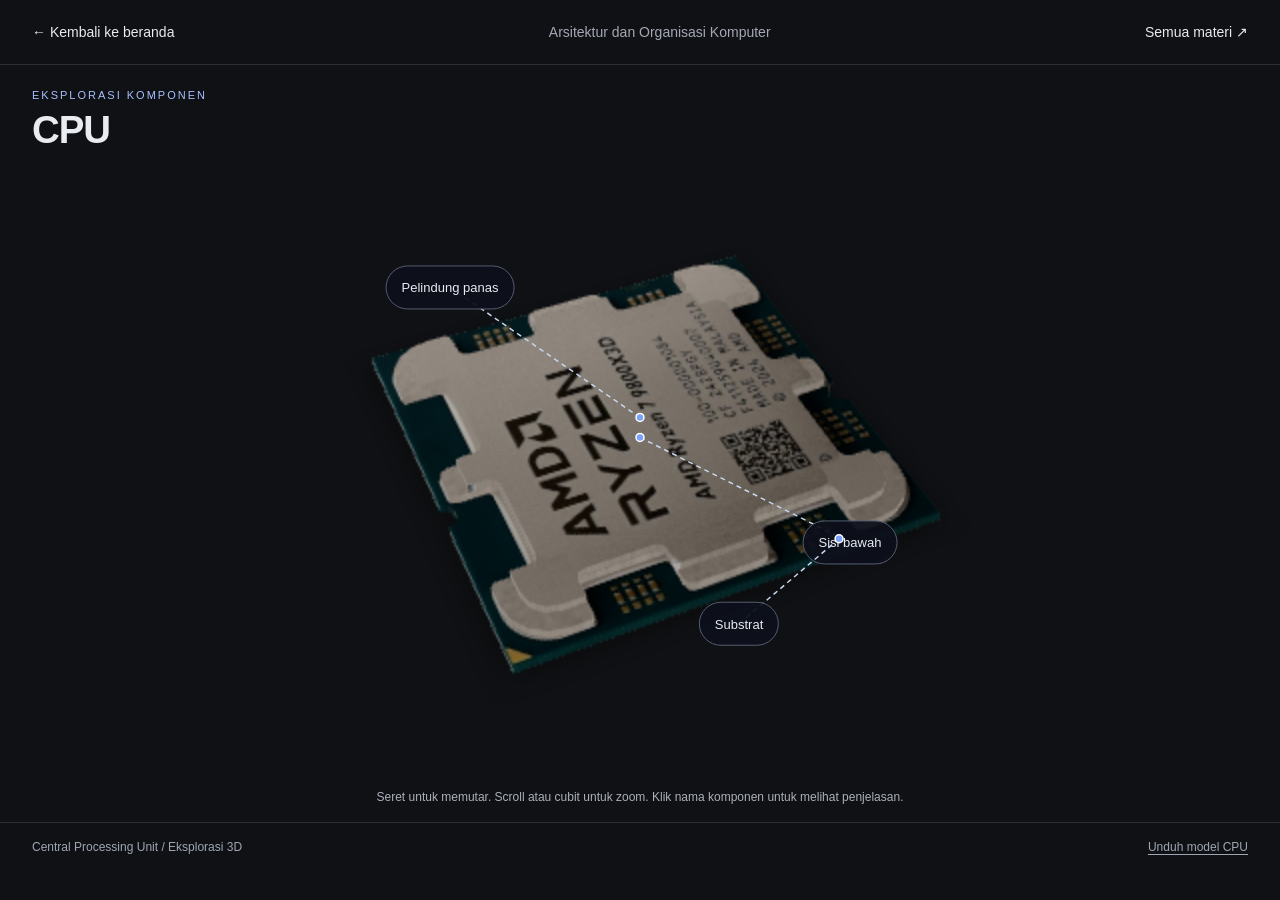
<file: cpu.html>
<!DOCTYPE html>
<html lang="id">
<head>
  <meta charset="UTF-8">
  <meta name="viewport" content="width=device-width, initial-scale=1.0">
  <title>Eksplorasi CPU 3D</title>
  <link rel="stylesheet" href="css/component-explorer.css">
</head>
<body>
  <header><a href="index.html">&larr; Kembali ke beranda</a><span>Arsitektur dan Organisasi Komputer</span><a href="materi.html">Semua materi &nearr;</a></header>
  <main>
    <div class="heading"><p class="eyebrow">Eksplorasi komponen</p><h1>CPU</h1></div>
    <section class="scene" aria-label="Model CPU interaktif">
      <model-viewer id="cpu-model" src="assets/componens/cpu.glb" alt="Model CPU 3D di tengah layar. Putar dengan menyeret atau tombol panah, lalu pilih tombol komponen untuk membaca penjelasan." camera-controls auto-rotate auto-rotate-delay="1000" rotation-per-second="20deg" camera-orbit="-25deg 45deg 115%" min-camera-orbit="auto 0deg 65%" max-camera-orbit="auto 180deg 180%" touch-action="pan-y" shadow-intensity="1" exposure="1" loading="eager" interaction-prompt="none">
        <div class="callout" slot="hotspot-ihs" data-position="0m 0.168m 0m">
          <svg width="1" height="1" aria-hidden="true"><line x1="0" y1="0"/><circle r="4"/></svg>
          <button data-part="0" aria-pressed="false" aria-controls="component-info">Pelindung panas</button>
        </div>
        <div class="callout substrate" slot="hotspot-substrate" data-position="-1.8m -0.02m 1m">
          <svg width="1" height="1" aria-hidden="true"><line x1="0" y1="0"/><circle r="4"/></svg>
          <button data-part="1" aria-pressed="false" aria-controls="component-info">Substrat</button>
        </div>
        <div class="callout bottom" slot="hotspot-bottom" data-position="0m -0.083m 0m">
          <svg width="1" height="1" aria-hidden="true"><line x1="0" y1="0"/><circle r="4"/></svg>
          <button data-part="2" aria-pressed="false" aria-controls="component-info">Sisi bawah</button>
        </div>
      </model-viewer>
      <p id="model-status" role="status">Memuat model CPU 3D…</p>
      <p class="gesture">Seret untuk memutar. Scroll atau cubit untuk zoom. Klik nama komponen untuk melihat penjelasan.</p>
    </section>
    <aside class="monitor" id="component-info" aria-label="Penjelasan komponen" hidden>
      <div class="monitor-frame"><div class="screen">
        <div class="screen-header"><span>cpu@localhost:~ / info</span><button id="close-info" aria-label="Tutup penjelasan">&times;</button></div>
        <h2 id="part-title"></h2><p id="part-description" aria-hidden="true"></p>
        <p id="terminal-announcement" class="sr-only" aria-live="polite" aria-atomic="true"></p>
      </div></div>
    </aside>
    <div class="footer"><span>Central Processing Unit / Eksplorasi 3D</span><a href="assets/componens/cpu.glb" download>Unduh model CPU</a></div>
    <noscript><p>Aktifkan JavaScript untuk memutar model. <a href="materi.html">Baca materi CPU</a>.</p></noscript>
  </main>
  <script type="application/json" id="component-data">
[
  {
    "title": "Pelindung panas",
    "orbit": "0deg 25deg 115%",
    "text": "Integrated Heat Spreader (IHS) adalah permukaan logam yang menyebarkan panas dari chip ke pendingin melalui pasta termal. Pendinginan membantu menjaga suhu CPU tetap terkendali saat menjalankan instruksi."
  },
  {
    "title": "Substrat",
    "orbit": "-45deg 65deg 115%",
    "text": "Papan tipis ini menopang chip dan membawa jalur listrik antara chip dengan kontak di bagian bawah. Jalur tersebut mengantarkan daya dan sinyal sehingga CPU dapat berkomunikasi dengan sistem komputer."
  },
  {
    "title": "Sisi bawah",
    "orbit": "0deg 150deg 115%",
    "text": "Bagian bawah menghadap soket motherboard. Pada CPU jenis LGA, bidang kontak CPU bertemu pin di soket untuk menyalurkan daya dan sinyal. Hindari mengotori area kontak agar sambungan tetap baik."
  }
]
  </script>
  <script type="module" src="js/component-explorer.js"></script>
</body>
</html>
</file>
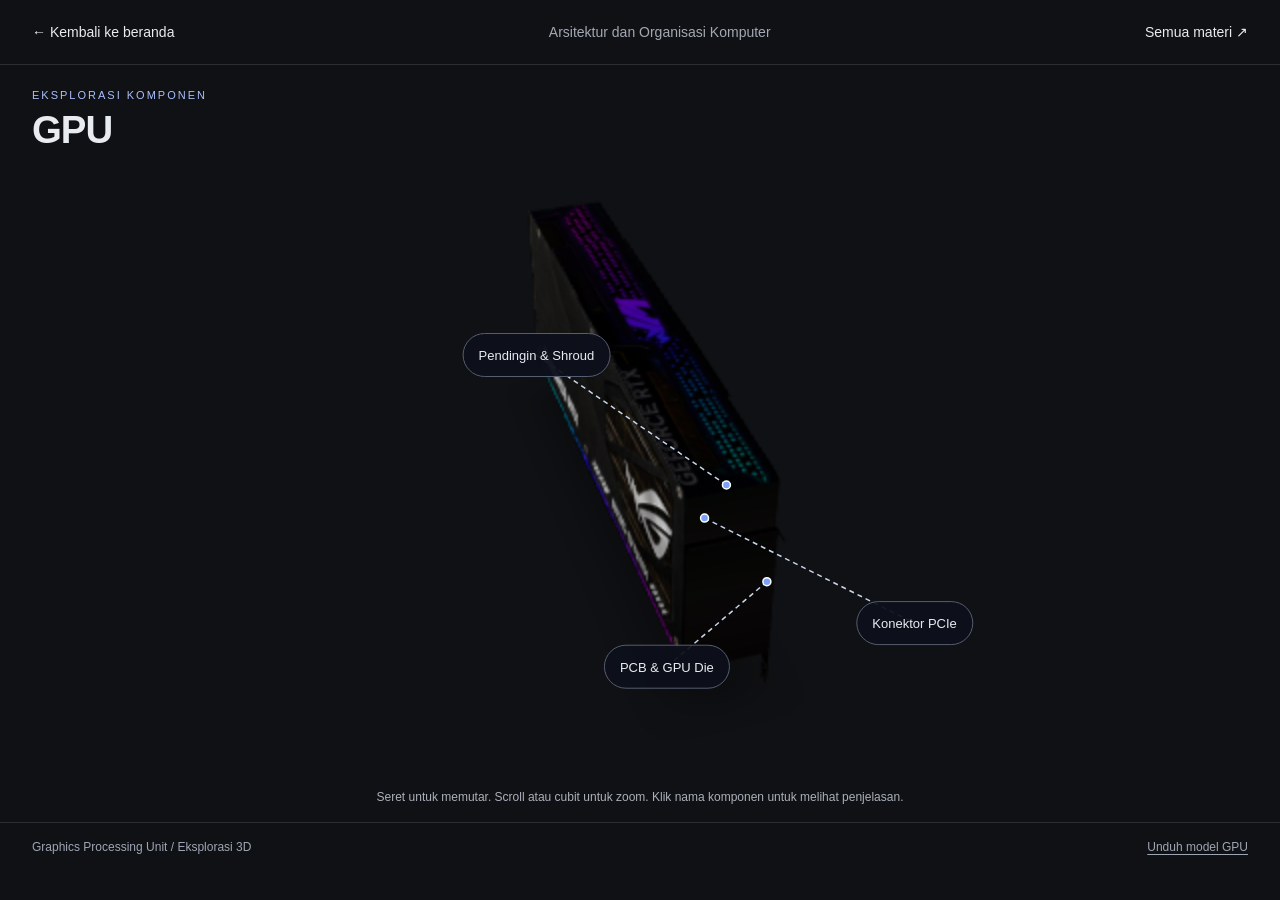
<file: gpu.html>
<!DOCTYPE html>
<html lang="id">
<head>
  <meta charset="UTF-8">
  <meta name="viewport" content="width=device-width, initial-scale=1.0">
  <title>Eksplorasi GPU 3D</title>
  <link rel="stylesheet" href="css/component-explorer.css">
</head>
<body>
  <header><a href="index.html">&larr; Kembali ke beranda</a><span>Arsitektur dan Organisasi Komputer</span><a href="materi.html">Semua materi &nearr;</a></header>
  <main>
    <div class="heading"><p class="eyebrow">Eksplorasi komponen</p><h1>GPU</h1></div>
    <section class="scene" aria-label="Model GPU interaktif">
      <model-viewer id="gpu-model" src="assets/componens/gpu.glb" alt="Model GPU 3D di tengah layar. Putar dengan menyeret atau tombol panah, lalu pilih tombol komponen untuk membaca penjelasan." camera-controls auto-rotate auto-rotate-delay="1000" rotation-per-second="20deg" camera-orbit="25deg 55deg 115%" min-camera-orbit="auto 0deg 65%" max-camera-orbit="auto 180deg 180%" touch-action="pan-y" shadow-intensity="1" exposure="1" loading="eager" interaction-prompt="none">
        <div class="callout" slot="hotspot-cooler" data-position="0.147m -0.036m -1.459m">
          <svg width="1" height="1" aria-hidden="true"><line x1="0" y1="0"/><circle r="4"/></svg>
          <button data-part="0" aria-pressed="false" aria-controls="component-info">Pendingin & Shroud</button>
        </div>
        <div class="callout substrate" slot="hotspot-pcb" data-position="0.152m -0.076m -1.361m">
          <svg width="1" height="1" aria-hidden="true"><line x1="0" y1="0"/><circle r="4"/></svg>
          <button data-part="1" aria-pressed="false" aria-controls="component-info">PCB & GPU Die</button>
        </div>
        <div class="callout bottom" slot="hotspot-pcie" data-position="0.153m -0.133m -1.531m">
          <svg width="1" height="1" aria-hidden="true"><line x1="0" y1="0"/><circle r="4"/></svg>
          <button data-part="2" aria-pressed="false" aria-controls="component-info">Konektor PCIe</button>
        </div>
      </model-viewer>
      <p id="model-status" role="status">Memuat model GPU 3D…</p>
      <p class="gesture">Seret untuk memutar. Scroll atau cubit untuk zoom. Klik nama komponen untuk melihat penjelasan.</p>
    </section>
    <aside class="monitor" id="component-info" aria-label="Penjelasan komponen" hidden>
      <div class="monitor-frame"><div class="screen">
        <div class="screen-header"><span>gpu@localhost:~ / info</span><button id="close-info" aria-label="Tutup penjelasan">&times;</button></div>
        <h2 id="part-title"></h2><p id="part-description" aria-hidden="true"></p>
        <p id="terminal-announcement" class="sr-only" aria-live="polite" aria-atomic="true"></p>
      </div></div>
    </aside>
    <div class="footer"><span>Graphics Processing Unit / Eksplorasi 3D</span><a href="assets/componens/gpu.glb" download>Unduh model GPU</a></div>
    <noscript><p>Aktifkan JavaScript untuk memutar model. <a href="materi.html">Baca materi GPU</a>.</p></noscript>
  </main>
  <script type="application/json" id="component-data">
[
  {
    "title": "Pendingin & Shroud",
    "orbit": "25deg 30deg 115%",
    "text": "Pendingin GPU terdiri dari heatsink, heat pipe, dan kipas yang diselubungi shroud. Komponen ini memindahkan panas dari GPU die agar suhu tetap dalam batas operasi. Desain pendingin memengaruhi kinerja dan tingkat kebisingan kartu grafis."
  },
  {
    "title": "PCB & GPU Die",
    "orbit": "-40deg 65deg 115%",
    "text": "Printed Circuit Board (PCB) menopang GPU die, chip memori grafis (VRAM), dan rangkaian pengatur daya (VRM). GPU die berisi ribuan unit komputasi yang menjalankan operasi paralel pada piksel, vertex, dan data lainnya. VRAM menyimpan tekstur, framebuffer, dan data kerja GPU."
  },
  {
    "title": "Konektor PCIe",
    "orbit": "0deg 140deg 115%",
    "text": "Konektor PCIe di bagian bawah kartu masuk ke slot PCIe pada motherboard. Melalui jalur ini, GPU berkomunikasi dengan CPU dan mengakses memori sistem. Lebar slot, misalnya x16, menentukan jumlah lane yang tersedia untuk transfer data dua arah."
  }
]
  </script>
  <script type="module" src="js/component-explorer.js"></script>
</body>
</html>
</file>
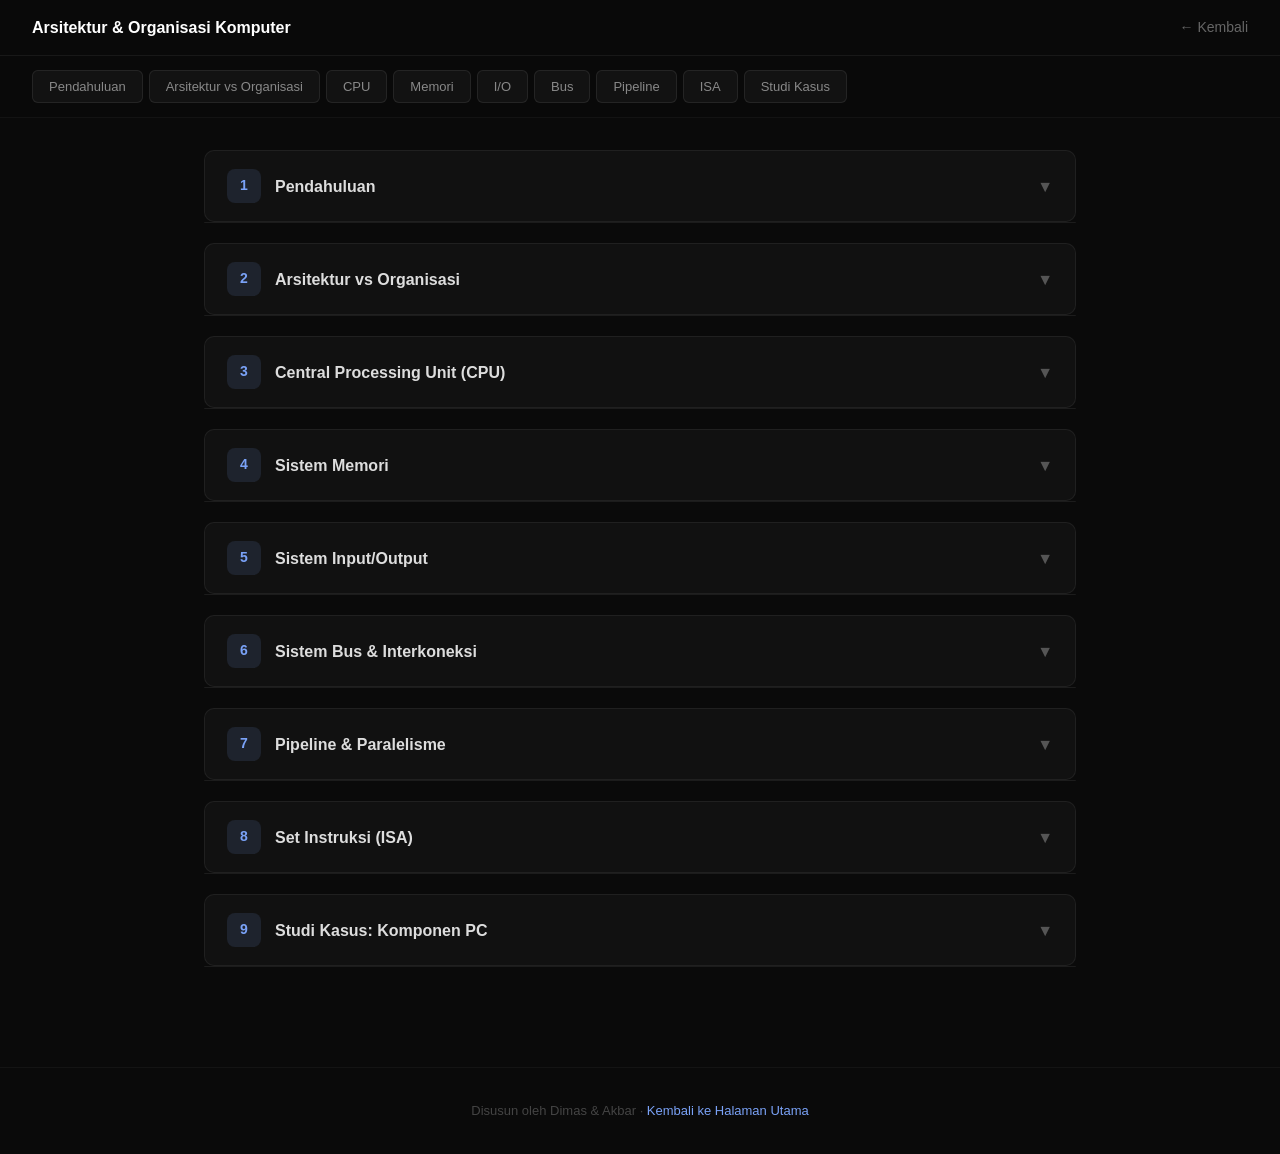
<file: materi.html>
<!DOCTYPE html>
<html lang="id">
<head>
  <meta charset="UTF-8">
  <meta name="viewport" content="width=device-width, initial-scale=1.0">
  <title>Materi — Arsitektur dan Organisasi Komputer</title>
  <style>
    * { margin: 0; padding: 0; box-sizing: border-box; }
    body { background: #0a0a0a; color: #ccc; font-family: 'Segoe UI', sans-serif; line-height: 1.7; }
    a { color: #7aa2f7; text-decoration: none; }

    header {
      position: sticky; top: 0; z-index: 50;
      background: rgba(10,10,10,0.85); backdrop-filter: blur(16px);
      border-bottom: 1px solid rgba(255,255,255,0.06);
      padding: 14px 32px; display: flex; justify-content: space-between; align-items: center;
    }
    header h1 { font-size: 16px; font-weight: 600; color: white; }
    header a.back { color: #666; font-size: 14px; }
    header a.back:hover { color: white; }

    .nav-tabs {
      display: flex; gap: 6px; padding: 14px 32px;
      overflow-x: auto; position: sticky; top: 48px; z-index: 40;
      background: rgba(10,10,10,0.92); backdrop-filter: blur(12px);
      border-bottom: 1px solid rgba(255,255,255,0.04);
    }
    .nav-tabs button {
      background: rgba(255,255,255,0.04); border: 1px solid rgba(255,255,255,0.08);
      color: #888; padding: 8px 16px; border-radius: 6px; cursor: pointer;
      font-size: 13px; white-space: nowrap; transition: all 0.2s;
    }
    .nav-tabs button:hover { color: #ccc; background: rgba(255,255,255,0.08); }
    .nav-tabs button.active { color: white; background: rgba(122,162,247,0.15); border-color: rgba(122,162,247,0.3); }

    .sections { max-width: 920px; margin: 0 auto; padding: 32px 24px 80px; }

    .section { margin-bottom: 20px; opacity: 0; transform: translateY(30px); transition: all 0.5s ease; }
    .section.visible { opacity: 1; transform: translateY(0); }

    .section-header {
      display: flex; align-items: center; gap: 14px; cursor: pointer;
      padding: 18px 22px; background: rgba(255,255,255,0.03);
      border: 1px solid rgba(255,255,255,0.06); border-radius: 10px;
      transition: all 0.3s; user-select: none;
    }
    .section-header:hover { background: rgba(255,255,255,0.06); }
    .section-header.open { border-radius: 10px 10px 0 0; border-bottom-color: transparent; background: rgba(122,162,247,0.06); border-color: rgba(122,162,247,0.15); }
    .section-number { width: 34px; height: 34px; border-radius: 8px; background: rgba(122,162,247,0.12); color: #7aa2f7; display: flex; align-items: center; justify-content: center; font-weight: 700; font-size: 14px; flex-shrink: 0; }
    .section-header.open .section-number { background: #7aa2f7; color: #0a0a0a; }
    .section-title { font-size: 16px; font-weight: 600; color: #ddd; flex: 1; }
    .section-header.open .section-title { color: white; }
    .section-arrow { color: #555; font-size: 16px; transition: transform 0.3s; }
    .section-header.open .section-arrow { transform: rotate(180deg); color: #7aa2f7; }

    .section-body { max-height: 0; overflow: hidden; transition: max-height 0.5s ease; background: rgba(255,255,255,0.015); border: 1px solid rgba(255,255,255,0.06); border-top: none; border-radius: 0 0 10px 10px; }
    .section-body.open { max-height: 8000px; }
    .section-content { padding: 24px; }
    .section-content p { margin-bottom: 12px; font-size: 14px; }
    .section-content h3 { color: #c0caf5; font-size: 16px; margin: 24px 0 10px; }
    .section-content h3:first-child { margin-top: 0; }

    /* Sim Box */
    .sim-box {
      background: rgba(0,0,0,0.5); border: 1px solid rgba(122,162,247,0.2);
      border-radius: 10px; padding: 20px; margin: 16px 0;
    }
    .sim-box h4 { color: #7aa2f7; font-size: 14px; margin-bottom: 14px; text-transform: uppercase; letter-spacing: 1px; }
    .sim-controls { display: flex; gap: 8px; flex-wrap: wrap; margin-bottom: 14px; }
    .sim-btn {
      background: rgba(122,162,247,0.15); border: 1px solid rgba(122,162,247,0.3);
      color: #7aa2f7; padding: 6px 14px; border-radius: 6px; cursor: pointer;
      font-size: 13px; transition: all 0.2s;
    }
    .sim-btn:hover { background: rgba(122,162,247,0.3); color: white; }
    .sim-btn.active { background: #7aa2f7; color: #0a0a0a; }
    .sim-btn:disabled { opacity: 0.4; cursor: default; }
    .sim-display {
      background: #000; border: 1px solid rgba(255,255,255,0.1);
      border-radius: 8px; padding: 16px; font-family: 'Consolas', monospace;
      font-size: 13px; color: #9ece6a; min-height: 60px; position: relative; overflow: hidden;
    }

    /* Pipeline grid */
    .pipeline-grid { display: grid; gap: 2px; margin-top: 10px; }
    .pipeline-cell {
      padding: 6px 8px; text-align: center; font-size: 11px; font-family: monospace;
      border-radius: 4px; transition: all 0.3s;
    }
    .pipeline-cell.header { background: rgba(255,255,255,0.06); color: #888; font-weight: 600; }
    .pipeline-cell.if-stage { background: rgba(122,162,247,0.2); color: #7aa2f7; }
    .pipeline-cell.id-stage { background: rgba(187,154,247,0.2); color: #bb9af7; }
    .pipeline-cell.ex-stage { background: rgba(158,206,106,0.2); color: #9ece6a; }
    .pipeline-cell.mem-stage { background: rgba(224,175,104,0.2); color: #e0af68; }
    .pipeline-cell.wb-stage { background: rgba(255,60,120,0.2); color: #ff3c78; }
    .pipeline-cell.stall { background: rgba(255,60,60,0.1); color: #f44; font-style: italic; }
    .pipeline-cell.empty { background: transparent; }

    /* Memory blocks */
    .mem-blocks { display: flex; gap: 3px; flex-wrap: wrap; margin: 10px 0; }
    .mem-block {
      width: 36px; height: 36px; border-radius: 4px; display: flex; align-items: center; justify-content: center;
      font-size: 11px; font-family: monospace; border: 1px solid rgba(255,255,255,0.1);
      transition: all 0.3s; cursor: default;
    }
    .mem-block.in-cache { background: rgba(122,162,247,0.3); border-color: #7aa2f7; color: white; }
    .mem-block.miss { background: rgba(255,60,60,0.2); border-color: #f44; color: #f44; animation: flash-miss 0.5s; }
    .mem-block.hit { background: rgba(158,206,106,0.3); border-color: #9ece6a; color: #9ece6a; animation: flash-hit 0.5s; }
    @keyframes flash-miss { 0%,100% { opacity: 1; } 50% { opacity: 0.3; } }
    @keyframes flash-hit { 0% { transform: scale(1.3); } 100% { transform: scale(1); } }

    /* Bus animation */
    .bus-visual { position: relative; height: 200px; margin: 10px 0; }
    .bus-node {
      position: absolute; background: rgba(255,255,255,0.06); border: 1px solid rgba(255,255,255,0.15);
      border-radius: 8px; padding: 8px 14px; font-size: 12px; font-weight: 600; color: #ddd; text-align: center;
      transition: all 0.3s;
    }
    .bus-node.active { border-color: #7aa2f7; color: #7aa2f7; box-shadow: 0 0 12px rgba(122,162,247,0.3); }
    .bus-line { position: absolute; background: rgba(255,255,255,0.08); transition: background 0.3s; }
    .bus-line.active { background: #7aa2f7; box-shadow: 0 0 8px rgba(122,162,247,0.5); }
    .bus-packet {
      position: absolute; width: 12px; height: 12px; background: #7aa2f7; border-radius: 50%;
      box-shadow: 0 0 10px #7aa2f7; display: none;
    }

    /* Flip cards */
    .card-grid { display: grid; grid-template-columns: repeat(auto-fit, minmax(220px, 1fr)); gap: 12px; margin: 14px 0; }
    .flip-card { perspective: 800px; height: 160px; cursor: pointer; }
    .flip-card-inner { position: relative; width: 100%; height: 100%; transition: transform 0.6s; transform-style: preserve-3d; }
    .flip-card.flipped .flip-card-inner { transform: rotateY(180deg); }
    .flip-card-front, .flip-card-back { position: absolute; inset: 0; backface-visibility: hidden; border-radius: 8px; padding: 16px; display: flex; flex-direction: column; justify-content: center; }
    .flip-card-front { background: rgba(255,255,255,0.04); border: 1px solid rgba(255,255,255,0.08); align-items: center; text-align: center; }
    .flip-card-front h4 { color: white; font-size: 15px; margin-top: 6px; }
    .flip-card-front .hint { font-size: 11px; color: #555; margin-top: 6px; }
    .flip-card-back { background: rgba(122,162,247,0.08); border: 1px solid rgba(122,162,247,0.2); transform: rotateY(180deg); }
    .flip-card-back p { font-size: 13px; color: #bbb; margin: 0; }
    .flip-card-back strong { color: #7aa2f7; }
    .card-icon { font-size: 26px; }

    table { width: 100%; border-collapse: collapse; margin: 14px 0; font-size: 13px; }
    th, td { text-align: left; padding: 8px 12px; border-bottom: 1px solid rgba(255,255,255,0.06); }
    th { color: #7aa2f7; font-weight: 600; font-size: 12px; text-transform: uppercase; letter-spacing: 0.5px; }
    td { color: #aaa; }
    tr:hover td { background: rgba(255,255,255,0.03); }

    ul, ol { margin: 0 0 12px 20px; color: #aaa; }
    li { margin-bottom: 5px; font-size: 14px; }
    li strong { color: #ccc; }
    .highlight { color: #bb9af7; font-weight: 600; }

    .sim-log { margin-top: 10px; font-size: 12px; color: #666; font-family: monospace; max-height: 100px; overflow-y: auto; }
    .sim-log .hit { color: #9ece6a; }
    .sim-log .miss { color: #f44; }
    .sim-stat { display: flex; gap: 20px; margin-top: 10px; font-size: 13px; }
    .sim-stat span { color: #888; }
    .sim-stat strong { color: white; }

    input[type="number"], input[type="text"] {
      background: rgba(255,255,255,0.06); border: 1px solid rgba(255,255,255,0.15);
      color: white; padding: 6px 10px; border-radius: 6px; font-size: 13px; width: 80px;
      font-family: monospace;
    }
    input:focus { outline: none; border-color: #7aa2f7; }

    footer { text-align: center; padding: 32px; font-size: 13px; color: #444; border-top: 1px solid rgba(255,255,255,0.04); }
    @media (max-width: 600px) { .sections { padding: 16px 12px 60px; } .card-grid { grid-template-columns: 1fr; } }
  </style>
</head>
<body>

<header>
  <h1>Arsitektur & Organisasi Komputer</h1>
  <a href="index.html" class="back">← Kembali</a>
</header>
<div class="nav-tabs" id="nav-tabs"></div>

<div class="sections" id="sections">

  <!-- 1. Pendahuluan -->
  <div class="section" data-tab="Pendahuluan">
    <div class="section-header" onclick="toggleSection(this)">
      <div class="section-number">1</div>
      <div class="section-title">Pendahuluan</div>
      <div class="section-arrow">▼</div>
    </div>
    <div class="section-body"><div class="section-content">
      <p>Komputer modern terdiri dari komponen hardware dan software yang saling bekerja sama. Klik kartu di bawah untuk memahami dua konsep utamanya:</p>
      <div class="card-grid">
        <div class="flip-card" onclick="this.classList.toggle('flipped')">
          <div class="flip-card-inner">
            <div class="flip-card-front"><span class="card-icon">🏗️</span><h4>Arsitektur Komputer</h4><span class="hint">klik untuk penjelasan</span></div>
            <div class="flip-card-back"><p><strong>Arsitektur</strong> = atribut yang terlihat oleh programmer: set instruksi, jumlah bit, mekanisme I/O, teknik pengalamatan memori.</p></div>
          </div>
        </div>
        <div class="flip-card" onclick="this.classList.toggle('flipped')">
          <div class="flip-card-inner">
            <div class="flip-card-front"><span class="card-icon">⚙️</span><h4>Organisasi Komputer</h4><span class="hint">klik untuk penjelasan</span></div>
            <div class="flip-card-back"><p><strong>Organisasi</strong> = unit operasional & interkoneksinya: sinyal kontrol, teknologi memori, clock speed, implementasi hardware.</p></div>
          </div>
        </div>
      </div>

      <div class="sim-box">
        <h4>⚡ Simulasi: Konversi Bilangan</h4>
        <p style="font-size:13px;color:#888;margin-bottom:10px;">Komputer bekerja dengan bilangan biner. Masukkan angka desimal untuk melihat representasinya:</p>
        <div class="sim-controls">
          <input type="number" id="dec-input" value="42" min="0" max="255" style="width:70px;">
          <button class="sim-btn" onclick="convertNumber()">Konversi</button>
        </div>
        <div class="sim-display" id="convert-display">
          <div>Desimal: <span style="color:white">42</span></div>
          <div>Biner: <span style="color:#7aa2f7">00101010</span></div>
          <div>Heksadesimal: <span style="color:#bb9af7">0x2A</span></div>
          <div>Oktal: <span style="color:#e0af68">052</span></div>
        </div>
      </div>
    </div></div>
  </div>

  <!-- 2. Arsitektur vs Organisasi -->
  <div class="section" data-tab="Arsitektur vs Organisasi">
    <div class="section-header" onclick="toggleSection(this)">
      <div class="section-number">2</div>
      <div class="section-title">Arsitektur vs Organisasi</div>
      <div class="section-arrow">▼</div>
    </div>
    <div class="section-body"><div class="section-content">
      <table>
        <thead><tr><th>Aspek</th><th>Arsitektur</th><th>Organisasi</th></tr></thead>
        <tbody>
          <tr><td>Definisi</td><td>Atribut yang terlihat oleh programmer</td><td>Unit operasional & interkoneksinya</td></tr>
          <tr><td>Contoh</td><td>Set instruksi, format data</td><td>Sinyal kontrol, clock speed</td></tr>
          <tr><td>Fokus</td><td>Apa yang dilakukan (<em>what</em>)</td><td>Bagaimana melakukannya (<em>how</em>)</td></tr>
          <tr><td>Perubahan</td><td>Jarang berubah</td><td>Sering berubah</td></tr>
          <tr><td>Analogi</td><td>Blueprint rumah</td><td>Material & teknik pembangunan</td></tr>
        </tbody>
      </table>
      <p>Contoh: arsitektur x86 tetap sama sejak 1978, namun organisasinya berubah drastis — dari pipeline sederhana ke superscalar multi-core.</p>
    </div></div>
  </div>

  <!-- 3. CPU -->
  <div class="section" data-tab="CPU">
    <div class="section-header" onclick="toggleSection(this)">
      <div class="section-number">3</div>
      <div class="section-title">Central Processing Unit (CPU)</div>
      <div class="section-arrow">▼</div>
    </div>
    <div class="section-body"><div class="section-content">
      <p>CPU adalah otak komputer yang mengambil, mendekode, dan mengeksekusi instruksi.</p>
      <div class="card-grid">
        <div class="flip-card" onclick="this.classList.toggle('flipped')">
          <div class="flip-card-inner">
            <div class="flip-card-front"><span class="card-icon">🔢</span><h4>ALU</h4><span class="hint">klik</span></div>
            <div class="flip-card-back"><p>Melakukan operasi <strong>aritmatika</strong> (tambah, kurang, kali, bagi) dan <strong>logika</strong> (AND, OR, NOT, XOR).</p></div>
          </div>
        </div>
        <div class="flip-card" onclick="this.classList.toggle('flipped')">
          <div class="flip-card-inner">
            <div class="flip-card-front"><span class="card-icon">🎛️</span><h4>Control Unit</h4><span class="hint">klik</span></div>
            <div class="flip-card-back"><p>Menghasilkan <strong>sinyal kontrol</strong> yang mengatur kapan membaca, menulis, dan operasi apa yang dilakukan.</p></div>
          </div>
        </div>
        <div class="flip-card" onclick="this.classList.toggle('flipped')">
          <div class="flip-card-inner">
            <div class="flip-card-front"><span class="card-icon">📦</span><h4>Register</h4><span class="hint">klik</span></div>
            <div class="flip-card-back"><p>Memori tercepat di CPU: <strong>PC, IR, MAR, MBR, ACC</strong>, dan General Purpose Register.</p></div>
          </div>
        </div>
      </div>

      <div class="sim-box">
        <h4>⚡ Simulasi: Siklus Fetch-Decode-Execute</h4>
        <p style="font-size:13px;color:#888;margin-bottom:10px;">Tekan "Langkah" untuk melihat CPU memproses instruksi satu per satu:</p>
        <div class="sim-controls">
          <button class="sim-btn" id="fde-step" onclick="fdeStep()">▶ Langkah</button>
          <button class="sim-btn" onclick="fdeReset()">↺ Reset</button>
          <button class="sim-btn" id="fde-auto" onclick="fdeAuto()">⏩ Otomatis</button>
        </div>
        <div class="sim-display" id="fde-display" style="min-height:140px;">
          <div style="display:grid;grid-template-columns:1fr 1fr;gap:10px;">
            <div>
              <div style="color:#888;font-size:11px;">REGISTER</div>
              <div>PC: <span id="fde-pc" style="color:#7aa2f7">0x00</span></div>
              <div>IR: <span id="fde-ir" style="color:#bb9af7">----</span></div>
              <div>ACC: <span id="fde-acc" style="color:#e0af68">0</span></div>
            </div>
            <div>
              <div style="color:#888;font-size:11px;">STATUS</div>
              <div>Fase: <span id="fde-phase" style="color:white">Idle</span></div>
              <div>Instruksi: <span id="fde-instr" style="color:#9ece6a">-</span></div>
              <div style="margin-top:6px;font-size:12px;color:#555;" id="fde-desc">Tekan Langkah untuk mulai</div>
            </div>
          </div>
        </div>
      </div>

      <div class="sim-box">
        <h4>⚡ Simulasi: ALU Kalkulator</h4>
        <p style="font-size:13px;color:#888;margin-bottom:10px;">Lakukan operasi ALU seperti yang dilakukan prosesor asli:</p>
        <div class="sim-controls">
          <input type="number" id="alu-a" value="25" style="width:60px;">
          <select id="alu-op" style="background:#111;color:white;border:1px solid rgba(255,255,255,0.15);padding:6px;border-radius:6px;font-size:13px;">
            <option value="add">ADD (+)</option>
            <option value="sub">SUB (−)</option>
            <option value="mul">MUL (×)</option>
            <option value="and">AND</option>
            <option value="or">OR</option>
            <option value="xor">XOR</option>
            <option value="shl">SHL (<<)</option>
            <option value="shr">SHR (>>)</option>
          </select>
          <input type="number" id="alu-b" value="13" style="width:60px;">
          <button class="sim-btn" onclick="aluCalc()">=</button>
        </div>
        <div class="sim-display" id="alu-display">Hasil: <span style="color:white">38</span> (biner: <span style="color:#7aa2f7">00100110</span>)</div>
      </div>
    </div></div>
  </div>

  <!-- 4. Memori -->
  <div class="section" data-tab="Memori">
    <div class="section-header" onclick="toggleSection(this)">
      <div class="section-number">4</div>
      <div class="section-title">Sistem Memori</div>
      <div class="section-arrow">▼</div>
    </div>
    <div class="section-body"><div class="section-content">
      <p>Memori disusun hierarki: semakin cepat → semakin kecil & mahal.</p>
      <table>
        <thead><tr><th>Level</th><th>Jenis</th><th>Kecepatan</th><th>Kapasitas</th></tr></thead>
        <tbody>
          <tr><td>1</td><td>Register</td><td>~1 ns</td><td>Byte</td></tr>
          <tr><td>2</td><td>Cache L1</td><td>~2 ns</td><td>32-64 KB</td></tr>
          <tr><td>3</td><td>Cache L2/L3</td><td>~5-10 ns</td><td>256 KB - 64 MB</td></tr>
          <tr><td>4</td><td>RAM</td><td>~50-100 ns</td><td>8-128 GB</td></tr>
          <tr><td>5</td><td>SSD</td><td>~100 μs</td><td>256 GB - 4 TB</td></tr>
          <tr><td>6</td><td>HDD</td><td>~5-10 ms</td><td>1-20 TB</td></tr>
        </tbody>
      </table>

      <div class="sim-box">
        <h4>⚡ Simulasi: Cache Hit / Miss</h4>
        <p style="font-size:13px;color:#888;margin-bottom:10px;">Cache hanya bisa menyimpan 4 blok. Klik alamat memori untuk mengaksesnya dan lihat apakah terjadi <span style="color:#9ece6a">HIT</span> atau <span style="color:#f44">MISS</span>:</p>
        <div class="sim-controls">
          <button class="sim-btn" onclick="cacheReset()">↺ Reset Cache</button>
          <span style="font-size:12px;color:#666;">Kapasitas cache: 4 blok</span>
        </div>
        <div style="font-size:12px;color:#888;margin-bottom:6px;">Alamat Memori (klik untuk akses):</div>
        <div class="mem-blocks" id="mem-blocks"></div>
        <div style="font-size:12px;color:#888;margin:10px 0 4px;">Isi Cache:</div>
        <div class="mem-blocks" id="cache-blocks"></div>
        <div class="sim-stat">
          <span>Hit: <strong id="cache-hit">0</strong></span>
          <span>Miss: <strong id="cache-miss">0</strong></span>
          <span>Hit Rate: <strong id="cache-rate">0%</strong></span>
        </div>
        <div class="sim-log" id="cache-log"></div>
      </div>
    </div></div>
  </div>

  <!-- 5. I/O -->
  <div class="section" data-tab="I/O">
    <div class="section-header" onclick="toggleSection(this)">
      <div class="section-number">5</div>
      <div class="section-title">Sistem Input/Output</div>
      <div class="section-arrow">▼</div>
    </div>
    <div class="section-body"><div class="section-content">
      <p>Sistem I/O menghubungkan CPU dan memori dengan perangkat luar.</p>
      <div class="card-grid">
        <div class="flip-card" onclick="this.classList.toggle('flipped')">
          <div class="flip-card-inner">
            <div class="flip-card-front"><span class="card-icon">🔄</span><h4>Programmed I/O</h4><span class="hint">klik</span></div>
            <div class="flip-card-back"><p>CPU aktif memeriksa status perangkat (<strong>polling</strong>). Sederhana tapi boros waktu CPU.</p></div>
          </div>
        </div>
        <div class="flip-card" onclick="this.classList.toggle('flipped')">
          <div class="flip-card-inner">
            <div class="flip-card-front"><span class="card-icon">🔔</span><h4>Interrupt I/O</h4><span class="hint">klik</span></div>
            <div class="flip-card-back"><p>Perangkat mengirim <strong>sinyal interrupt</strong>. CPU bisa kerja lain sambil menunggu. Lebih efisien.</p></div>
          </div>
        </div>
        <div class="flip-card" onclick="this.classList.toggle('flipped')">
          <div class="flip-card-inner">
            <div class="flip-card-front"><span class="card-icon">⚡</span><h4>DMA</h4><span class="hint">klik</span></div>
            <div class="flip-card-back"><p><strong>Direct Memory Access</strong> — transfer data langsung perangkat ↔ memori tanpa CPU. Untuk data besar.</p></div>
          </div>
        </div>
      </div>

      <div class="sim-box">
        <h4>⚡ Simulasi: Transfer Data Bus</h4>
        <p style="font-size:13px;color:#888;margin-bottom:10px;">Lihat bagaimana data mengalir antar komponen melalui bus. Klik komponen sumber, lalu tujuan:</p>
        <div class="bus-visual" id="bus-visual">
          <div class="bus-node" style="left:10%;top:10%;" data-id="cpu" onclick="busClick('cpu')">CPU</div>
          <div class="bus-node" style="left:42%;top:10%;" data-id="ram" onclick="busClick('ram')">RAM</div>
          <div class="bus-node" style="right:10%;top:10%;" data-id="gpu" onclick="busClick('gpu')">GPU</div>
          <div class="bus-node" style="left:10%;bottom:10%;" data-id="ssd" onclick="busClick('ssd')">SSD</div>
          <div class="bus-node" style="left:42%;bottom:10%;" data-id="io" onclick="busClick('io')">I/O Device</div>
          <div class="bus-node" style="right:10%;bottom:10%;" data-id="dma" onclick="busClick('dma')">DMA</div>
          <!-- Bus lines -->
          <div class="bus-line" id="bus-h" style="left:10%;top:50%;right:10%;height:3px;"></div>
          <div class="bus-line" style="left:20%;top:30%;bottom:30%;width:3px;"></div>
          <div class="bus-line" style="left:50%;top:30%;bottom:30%;width:3px;"></div>
          <div class="bus-line" style="right:18%;top:30%;bottom:30%;width:3px;"></div>
        </div>
        <div class="sim-display" id="bus-log" style="min-height:40px;">Klik komponen sumber untuk memulai transfer...</div>
      </div>
    </div></div>
  </div>

  <!-- 6. Bus -->
  <div class="section" data-tab="Bus">
    <div class="section-header" onclick="toggleSection(this)">
      <div class="section-number">6</div>
      <div class="section-title">Sistem Bus & Interkoneksi</div>
      <div class="section-arrow">▼</div>
    </div>
    <div class="section-body"><div class="section-content">
      <div class="card-grid">
        <div class="flip-card" onclick="this.classList.toggle('flipped')">
          <div class="flip-card-inner">
            <div class="flip-card-front"><span class="card-icon">📊</span><h4>Data Bus</h4><span class="hint">klik</span></div>
            <div class="flip-card-back"><p>Membawa <strong>data</strong> antar komponen. Lebar (32/64-bit) menentukan throughput.</p></div>
          </div>
        </div>
        <div class="flip-card" onclick="this.classList.toggle('flipped')">
          <div class="flip-card-inner">
            <div class="flip-card-front"><span class="card-icon">📍</span><h4>Address Bus</h4><span class="hint">klik</span></div>
            <div class="flip-card-back"><p>Membawa <strong>alamat memori</strong>. Lebarnya menentukan kapasitas memori maksimum yang bisa diakses.</p></div>
          </div>
        </div>
        <div class="flip-card" onclick="this.classList.toggle('flipped')">
          <div class="flip-card-inner">
            <div class="flip-card-front"><span class="card-icon">🔧</span><h4>Control Bus</h4><span class="hint">klik</span></div>
            <div class="flip-card-back"><p>Membawa sinyal kontrol: <strong>read, write, interrupt, clock</strong>.</p></div>
          </div>
        </div>
      </div>
      <table>
        <thead><tr><th>Standar</th><th>Kecepatan</th><th>Kegunaan</th></tr></thead>
        <tbody>
          <tr><td>PCIe 4.0 x16</td><td>~32 GB/s</td><td>GPU, NVMe SSD</td></tr>
          <tr><td>PCIe 5.0 x16</td><td>~64 GB/s</td><td>GPU terbaru</td></tr>
          <tr><td>USB 3.2 Gen 2</td><td>~1.25 GB/s</td><td>Perangkat eksternal</td></tr>
          <tr><td>SATA III</td><td>~600 MB/s</td><td>SSD & HDD</td></tr>
        </tbody>
      </table>
    </div></div>
  </div>

  <!-- 7. Pipeline -->
  <div class="section" data-tab="Pipeline">
    <div class="section-header" onclick="toggleSection(this)">
      <div class="section-number">7</div>
      <div class="section-title">Pipeline & Paralelisme</div>
      <div class="section-arrow">▼</div>
    </div>
    <div class="section-body"><div class="section-content">
      <p>Pipeline mengeksekusi beberapa instruksi secara tumpang tindih, mirip jalur perakitan pabrik.</p>

      <div class="sim-box">
        <h4>⚡ Simulasi: Pipeline 5-Stage</h4>
        <p style="font-size:13px;color:#888;margin-bottom:10px;">Lihat bagaimana 5 instruksi mengalir dalam pipeline. Tekan "Langkah" untuk menambah satu clock cycle:</p>
        <div class="sim-controls">
          <button class="sim-btn" onclick="pipeStep()">▶ Langkah</button>
          <button class="sim-btn" onclick="pipeReset()">↺ Reset</button>
          <button class="sim-btn" onclick="pipeAuto()">⏩ Otomatis</button>
          <span style="font-size:12px;color:#888;">Cycle: <strong id="pipe-cycle" style="color:white">0</strong></span>
        </div>
        <div id="pipe-grid" class="sim-display" style="overflow-x:auto;padding:10px;"></div>
      </div>

      <h3>Hazard dalam Pipeline</h3>
      <div class="card-grid">
        <div class="flip-card" onclick="this.classList.toggle('flipped')">
          <div class="flip-card-inner">
            <div class="flip-card-front"><span class="card-icon">📊</span><h4>Data Hazard</h4><span class="hint">klik</span></div>
            <div class="flip-card-back"><p>Instruksi bergantung pada <strong>hasil instruksi sebelumnya</strong> yang belum selesai.</p></div>
          </div>
        </div>
        <div class="flip-card" onclick="this.classList.toggle('flipped')">
          <div class="flip-card-inner">
            <div class="flip-card-front"><span class="card-icon">🔀</span><h4>Control Hazard</h4><span class="hint">klik</span></div>
            <div class="flip-card-back"><p><strong>Percabangan (branch)</strong> menyebabkan ketidakpastian instruksi selanjutnya.</p></div>
          </div>
        </div>
        <div class="flip-card" onclick="this.classList.toggle('flipped')">
          <div class="flip-card-inner">
            <div class="flip-card-front"><span class="card-icon">🔧</span><h4>Structural Hazard</h4><span class="hint">klik</span></div>
            <div class="flip-card-back"><p>Dua instruksi butuh <strong>resource hardware yang sama</strong> bersamaan.</p></div>
          </div>
        </div>
      </div>

      <h3>Teknik Modern</h3>
      <ul>
        <li><strong>Superscalar</strong> — Lebih dari 1 instruksi per clock</li>
        <li><strong>Out-of-Order Execution</strong> — Eksekusi tidak sesuai urutan</li>
        <li><strong>Branch Prediction</strong> — Prediksi arah percabangan</li>
        <li><strong>Multi-core</strong> — Banyak CPU dalam satu chip</li>
      </ul>
    </div></div>
  </div>

  <!-- 8. ISA -->
  <div class="section" data-tab="ISA">
    <div class="section-header" onclick="toggleSection(this)">
      <div class="section-number">8</div>
      <div class="section-title">Set Instruksi (ISA)</div>
      <div class="section-arrow">▼</div>
    </div>
    <div class="section-body"><div class="section-content">
      <table>
        <thead><tr><th>Aspek</th><th>CISC</th><th>RISC</th></tr></thead>
        <tbody>
          <tr><td>Contoh</td><td>x86 (Intel, AMD)</td><td>ARM, RISC-V</td></tr>
          <tr><td>Instruksi</td><td>Kompleks, panjang bervariasi</td><td>Sederhana, panjang tetap</td></tr>
          <tr><td>Eksekusi</td><td>Multi-cycle per instruksi</td><td>~1 cycle per instruksi</td></tr>
          <tr><td>Filosofi</td><td>Hardware tangani kompleksitas</td><td>Compiler tangani kompleksitas</td></tr>
        </tbody>
      </table>

      <div class="sim-box">
        <h4>⚡ Simulasi: Assembly Sederhana</h4>
        <p style="font-size:13px;color:#888;margin-bottom:10px;">Tulis instruksi assembly sederhana dan jalankan. Instruksi yang didukung: <code style="background:rgba(255,255,255,0.08);color:#9ece6a;padding:2px 4px;border-radius:3px;">LOAD, ADD, SUB, MUL, STORE, HALT</code></p>
        <textarea id="asm-input" rows="5" style="width:100%;background:#000;color:#9ece6a;border:1px solid rgba(255,255,255,0.1);border-radius:6px;padding:10px;font-family:Consolas,monospace;font-size:13px;resize:vertical;">LOAD 10
ADD 5
SUB 3
MUL 2
STORE
HALT</textarea>
        <div class="sim-controls" style="margin-top:10px;">
          <button class="sim-btn" onclick="asmRun()">▶ Jalankan</button>
          <button class="sim-btn" onclick="asmStep()">1 Step</button>
          <button class="sim-btn" onclick="asmReset()">↺ Reset</button>
        </div>
        <div class="sim-display" id="asm-display" style="margin-top:10px;min-height:80px;">
          <div>ACC: <span id="asm-acc" style="color:#e0af68">0</span></div>
          <div>PC: <span id="asm-pc" style="color:#7aa2f7">0</span></div>
          <div>MEM: <span id="asm-mem" style="color:#bb9af7">0</span></div>
          <div id="asm-log" style="margin-top:6px;color:#555;font-size:12px;">Siap dijalankan...</div>
        </div>
      </div>
    </div></div>
  </div>

  <!-- 9. Studi Kasus -->
  <div class="section" data-tab="Studi Kasus">
    <div class="section-header" onclick="toggleSection(this)">
      <div class="section-number">9</div>
      <div class="section-title">Studi Kasus: Komponen PC</div>
      <div class="section-arrow">▼</div>
    </div>
    <div class="section-body"><div class="section-content">
      <p>Klik setiap kartu untuk melihat hubungannya dengan teori:</p>
      <div class="card-grid">
        <div class="flip-card" onclick="this.classList.toggle('flipped')"><div class="flip-card-inner">
          <div class="flip-card-front"><span class="card-icon">🧠</span><h4>CPU</h4><span class="hint">klik</span></div>
          <div class="flip-card-back"><p>Otak komputer. <strong>Multi-core, cache berlapis, pipeline panjang</strong>. Contoh: Intel Core i7, AMD Ryzen.</p></div>
        </div></div>
        <div class="flip-card" onclick="this.classList.toggle('flipped')"><div class="flip-card-inner">
          <div class="flip-card-front"><span class="card-icon">🟩</span><h4>Motherboard</h4><span class="hint">klik</span></div>
          <div class="flip-card-back"><p>Papan sirkuit utama. Menyediakan jalur <strong>bus (PCIe, SATA, USB)</strong> dan chipset pengatur komunikasi.</p></div>
        </div></div>
        <div class="flip-card" onclick="this.classList.toggle('flipped')"><div class="flip-card-inner">
          <div class="flip-card-front"><span class="card-icon">💾</span><h4>RAM</h4><span class="hint">klik</span></div>
          <div class="flip-card-back"><p>Memori utama <strong>volatile (DDR4/DDR5)</strong>. Menyimpan data & instruksi yang sedang diproses.</p></div>
        </div></div>
        <div class="flip-card" onclick="this.classList.toggle('flipped')"><div class="flip-card-inner">
          <div class="flip-card-front"><span class="card-icon">🎮</span><h4>GPU</h4><span class="hint">klik</span></div>
          <div class="flip-card-back"><p><strong>Ribuan core kecil</strong> yang bekerja paralel. Cocok untuk rendering grafis & komputasi matriks.</p></div>
        </div></div>
        <div class="flip-card" onclick="this.classList.toggle('flipped')"><div class="flip-card-inner">
          <div class="flip-card-front"><span class="card-icon">💿</span><h4>SSD NVMe</h4><span class="hint">klik</span></div>
          <div class="flip-card-back"><p>Penyimpanan non-volatile via <strong>bus PCIe</strong>. Jauh lebih cepat dari HDD (tanpa mekanis).</p></div>
        </div></div>
        <div class="flip-card" onclick="this.classList.toggle('flipped')"><div class="flip-card-inner">
          <div class="flip-card-front"><span class="card-icon">🔌</span><h4>PSU</h4><span class="hint">klik</span></div>
          <div class="flip-card-back"><p>Konversi <strong>AC → DC</strong> (3.3V, 5V, 12V). Sertifikasi 80 Plus untuk efisiensi tinggi.</p></div>
        </div></div>
      </div>
    </div></div>
  </div>

</div>

<footer>Disusun oleh Dimas & Akbar · <a href="index.html">Kembali ke Halaman Utama</a></footer>

<script>
// === Toggle Section ===
function toggleSection(header) {
  const wasOpen = header.classList.contains('open');
  document.querySelectorAll('.section-header').forEach(h => { h.classList.remove('open'); h.nextElementSibling.classList.remove('open'); });
  if (!wasOpen) { header.classList.add('open'); header.nextElementSibling.classList.add('open'); }
}

// === Nav Tabs ===
const tabs = document.getElementById('nav-tabs');
document.querySelectorAll('.section').forEach(sec => {
  const btn = document.createElement('button');
  btn.textContent = sec.dataset.tab;
  btn.addEventListener('click', () => {
    sec.querySelector('.section-header').scrollIntoView({ behavior: 'smooth', block: 'start' });
    setTimeout(() => { if (!sec.querySelector('.section-header').classList.contains('open')) toggleSection(sec.querySelector('.section-header')); }, 400);
    tabs.querySelectorAll('button').forEach(b => b.classList.remove('active'));
    btn.classList.add('active');
  });
  tabs.appendChild(btn);
});

// === Scroll Reveal ===
const obs = new IntersectionObserver(entries => { entries.forEach(e => { if (e.isIntersecting) e.target.classList.add('visible'); }); }, { threshold: 0.1 });
document.querySelectorAll('.section').forEach(s => obs.observe(s));

// === Konversi Bilangan ===
function convertNumber() {
  const n = Math.max(0, Math.min(255, parseInt(document.getElementById('dec-input').value) || 0));
  document.getElementById('convert-display').innerHTML =
    `<div>Desimal: <span style="color:white">${n}</span></div>` +
    `<div>Biner: <span style="color:#7aa2f7">${n.toString(2).padStart(8,'0')}</span></div>` +
    `<div>Heksadesimal: <span style="color:#bb9af7">0x${n.toString(16).toUpperCase().padStart(2,'0')}</span></div>` +
    `<div>Oktal: <span style="color:#e0af68">0${n.toString(8)}</span></div>`;
}

// === ALU Kalkulator ===
function aluCalc() {
  let a = parseInt(document.getElementById('alu-a').value) || 0;
  let b = parseInt(document.getElementById('alu-b').value) || 0;
  const op = document.getElementById('alu-op').value;
  let r;
  switch(op) {
    case 'add': r = a + b; break; case 'sub': r = a - b; break;
    case 'mul': r = a * b; break; case 'and': r = a & b; break;
    case 'or': r = a | b; break; case 'xor': r = a ^ b; break;
    case 'shl': r = a << b; break; case 'shr': r = a >> b; break;
  }
  const bin = (r >>> 0).toString(2).padStart(8, '0').slice(-16);
  document.getElementById('alu-display').innerHTML = `Hasil: <span style="color:white">${r}</span> (biner: <span style="color:#7aa2f7">${bin}</span>)`;
}

// === FDE Cycle ===
const fdeProgram = [
  { op: 'LOAD', val: 7, desc: 'Muat nilai 7 ke ACC' },
  { op: 'ADD', val: 5, desc: 'Tambah 5 ke ACC' },
  { op: 'SUB', val: 3, desc: 'Kurangi 3 dari ACC' },
  { op: 'MUL', val: 2, desc: 'Kalikan ACC dengan 2' },
  { op: 'STORE', val: 0, desc: 'Simpan ACC ke memori' },
];
let fdeState = { pc: 0, ir: '----', acc: 0, phase: 0, auto: null };
const phases = ['FETCH', 'DECODE', 'EXECUTE', 'STORE'];
const phaseColors = { FETCH: '#7aa2f7', DECODE: '#bb9af7', EXECUTE: '#9ece6a', STORE: '#e0af68' };

function fdeUpdate() {
  document.getElementById('fde-pc').textContent = '0x' + fdeState.pc.toString(16).toUpperCase().padStart(2, '0');
  document.getElementById('fde-ir').textContent = fdeState.ir;
  document.getElementById('fde-acc').textContent = fdeState.acc;
}

function fdeStep() {
  if (fdeState.pc >= fdeProgram.length && fdeState.phase === 0) { fdeReset(); return; }
  const instr = fdeProgram[fdeState.pc];
  const phase = phases[fdeState.phase];
  const el = document.getElementById('fde-phase');
  el.textContent = phase;
  el.style.color = phaseColors[phase];

  if (phase === 'FETCH') {
    fdeState.ir = `${instr.op} ${instr.val}`;
    document.getElementById('fde-instr').textContent = fdeState.ir;
    document.getElementById('fde-desc').textContent = `Mengambil instruksi dari alamat 0x${fdeState.pc.toString(16).toUpperCase().padStart(2,'0')}`;
  } else if (phase === 'DECODE') {
    document.getElementById('fde-desc').textContent = `Dekode: ${instr.desc}`;
  } else if (phase === 'EXECUTE') {
    if (instr.op === 'LOAD') fdeState.acc = instr.val;
    else if (instr.op === 'ADD') fdeState.acc += instr.val;
    else if (instr.op === 'SUB') fdeState.acc -= instr.val;
    else if (instr.op === 'MUL') fdeState.acc *= instr.val;
    document.getElementById('fde-desc').textContent = `Eksekusi: ACC = ${fdeState.acc}`;
  } else {
    document.getElementById('fde-desc').textContent = `Hasil disimpan. PC maju ke instruksi berikutnya.`;
    fdeState.pc++;
  }
  fdeState.phase = (fdeState.phase + 1) % 4;
  fdeUpdate();
}

function fdeReset() {
  if (fdeState.auto) { clearInterval(fdeState.auto); fdeState.auto = null; }
  fdeState = { pc: 0, ir: '----', acc: 0, phase: 0, auto: null };
  document.getElementById('fde-phase').textContent = 'Idle';
  document.getElementById('fde-phase').style.color = 'white';
  document.getElementById('fde-instr').textContent = '-';
  document.getElementById('fde-desc').textContent = 'Tekan Langkah untuk mulai';
  fdeUpdate();
}

function fdeAuto() {
  if (fdeState.auto) { clearInterval(fdeState.auto); fdeState.auto = null; return; }
  fdeState.auto = setInterval(() => {
    if (fdeState.pc >= fdeProgram.length && fdeState.phase === 0) { clearInterval(fdeState.auto); fdeState.auto = null; return; }
    fdeStep();
  }, 600);
}

// === Cache Sim ===
let cache = [];
let cacheStats = { hit: 0, miss: 0 };

function cacheInit() {
  const memEl = document.getElementById('mem-blocks');
  const cacheEl = document.getElementById('cache-blocks');
  memEl.innerHTML = '';
  cacheEl.innerHTML = '';
  for (let i = 0; i < 16; i++) {
    const b = document.createElement('div');
    b.className = 'mem-block';
    b.textContent = i.toString(16).toUpperCase();
    b.onclick = () => cacheAccess(i);
    b.style.cursor = 'pointer';
    memEl.appendChild(b);
  }
  cacheRender();
}

function cacheRender() {
  const el = document.getElementById('cache-blocks');
  el.innerHTML = '';
  for (let i = 0; i < 4; i++) {
    const b = document.createElement('div');
    b.className = 'mem-block' + (cache[i] !== undefined ? ' in-cache' : '');
    b.textContent = cache[i] !== undefined ? cache[i].toString(16).toUpperCase() : '—';
    el.appendChild(b);
  }
}

function cacheAccess(addr) {
  const log = document.getElementById('cache-log');
  const memBlocks = document.getElementById('mem-blocks').children;

  // Remove prev animations
  Array.from(memBlocks).forEach(b => { b.classList.remove('hit', 'miss'); });

  if (cache.includes(addr)) {
    cacheStats.hit++;
    memBlocks[addr].classList.add('hit');
    log.innerHTML = `<div class="hit">✓ HIT: Alamat ${addr.toString(16).toUpperCase()} ditemukan di cache</div>` + log.innerHTML;
  } else {
    cacheStats.miss++;
    memBlocks[addr].classList.add('miss');
    if (cache.length >= 4) cache.shift(); // FIFO eviction
    cache.push(addr);
    log.innerHTML = `<div class="miss">✗ MISS: Alamat ${addr.toString(16).toUpperCase()} dimuat ke cache</div>` + log.innerHTML;
  }
  const total = cacheStats.hit + cacheStats.miss;
  document.getElementById('cache-hit').textContent = cacheStats.hit;
  document.getElementById('cache-miss').textContent = cacheStats.miss;
  document.getElementById('cache-rate').textContent = total ? Math.round(cacheStats.hit / total * 100) + '%' : '0%';
  cacheRender();
}

function cacheReset() {
  cache = [];
  cacheStats = { hit: 0, miss: 0 };
  document.getElementById('cache-hit').textContent = '0';
  document.getElementById('cache-miss').textContent = '0';
  document.getElementById('cache-rate').textContent = '0%';
  document.getElementById('cache-log').innerHTML = '';
  cacheInit();
}

// === Pipeline Sim ===
const pipeInstrs = ['ADD R1,R2', 'SUB R3,R4', 'LOAD R5,[8]', 'MUL R1,R3', 'STORE [4],R5'];
const pipeStages = ['IF', 'ID', 'EX', 'MEM', 'WB'];
const stageClass = ['if-stage', 'id-stage', 'ex-stage', 'mem-stage', 'wb-stage'];
let pipeCycle = 0;

function pipeRender() {
  const el = document.getElementById('pipe-grid');
  document.getElementById('pipe-cycle').textContent = pipeCycle;
  const cols = Math.max(pipeCycle + 1, 6);
  let html = `<div class="pipeline-grid" style="grid-template-columns: 100px repeat(${cols}, 1fr);">`;
  // Header
  html += `<div class="pipeline-cell header">Instruksi</div>`;
  for (let c = 0; c < cols; c++) html += `<div class="pipeline-cell header">C${c + 1}</div>`;
  // Rows
  for (let i = 0; i < pipeInstrs.length; i++) {
    html += `<div class="pipeline-cell header" style="text-align:left;font-size:10px;">${pipeInstrs[i]}</div>`;
    for (let c = 0; c < cols; c++) {
      const stage = c - i;
      if (stage >= 0 && stage < 5 && c < pipeCycle) {
        html += `<div class="pipeline-cell ${stageClass[stage]}">${pipeStages[stage]}</div>`;
      } else {
        html += `<div class="pipeline-cell empty"></div>`;
      }
    }
  }
  html += '</div>';
  el.innerHTML = html;
}

function pipeStep() {
  if (pipeCycle < pipeInstrs.length + 4) pipeCycle++;
  pipeRender();
}

function pipeReset() { pipeCycle = 0; pipeRender(); }

function pipeAuto() {
  const id = setInterval(() => {
    if (pipeCycle >= pipeInstrs.length + 4) { clearInterval(id); return; }
    pipeStep();
  }, 500);
}

// === Bus Sim ===
let busSrc = null;
function busClick(id) {
  const nodes = document.querySelectorAll('.bus-node');
  if (!busSrc) {
    busSrc = id;
    nodes.forEach(n => { if (n.dataset.id === id) n.classList.add('active'); });
    document.getElementById('bus-log').innerHTML = `Sumber: <span style="color:#7aa2f7">${id.toUpperCase()}</span> — Klik komponen tujuan...`;
  } else if (busSrc !== id) {
    const dest = id;
    nodes.forEach(n => n.classList.add('active'));
    document.getElementById('bus-h').classList.add('active');
    document.getElementById('bus-log').innerHTML =
      `Transfer: <span style="color:#7aa2f7">${busSrc.toUpperCase()}</span> → <span style="color:#9ece6a">${dest.toUpperCase()}</span><br>` +
      `<span style="color:#888;">Data Bus: mengirim data... Address Bus: mengirim alamat... Control Bus: sinyal WRITE</span>`;
    setTimeout(() => {
      nodes.forEach(n => n.classList.remove('active'));
      document.getElementById('bus-h').classList.remove('active');
    }, 1500);
    busSrc = null;
  }
}

// === Assembly Sim ===
let asmState = { acc: 0, pc: 0, mem: 0, lines: [], running: false };

function asmParse() {
  const text = document.getElementById('asm-input').value.trim();
  asmState.lines = text.split('\n').map(l => {
    const parts = l.trim().split(/\s+/);
    return { op: parts[0]?.toUpperCase(), val: parseInt(parts[1]) || 0 };
  }).filter(l => l.op);
  asmState.acc = 0; asmState.pc = 0; asmState.mem = 0;
}

function asmExec(line) {
  switch(line.op) {
    case 'LOAD': asmState.acc = line.val; return `LOAD ${line.val} → ACC = ${asmState.acc}`;
    case 'ADD': asmState.acc += line.val; return `ADD ${line.val} → ACC = ${asmState.acc}`;
    case 'SUB': asmState.acc -= line.val; return `SUB ${line.val} → ACC = ${asmState.acc}`;
    case 'MUL': asmState.acc *= line.val; return `MUL ${line.val} → ACC = ${asmState.acc}`;
    case 'STORE': asmState.mem = asmState.acc; return `STORE → MEM = ${asmState.mem}`;
    case 'HALT': return 'HALT — Program selesai';
    default: return `Unknown: ${line.op}`;
  }
}

function asmUpdate(msg) {
  document.getElementById('asm-acc').textContent = asmState.acc;
  document.getElementById('asm-pc').textContent = asmState.pc;
  document.getElementById('asm-mem').textContent = asmState.mem;
  if (msg) document.getElementById('asm-log').textContent = msg;
}

function asmStep() {
  if (!asmState.lines.length) asmParse();
  if (asmState.pc >= asmState.lines.length) { asmUpdate('Program selesai.'); return; }
  const line = asmState.lines[asmState.pc];
  const msg = asmExec(line);
  asmState.pc++;
  asmUpdate(msg);
}

function asmRun() {
  asmParse();
  let output = '';
  while (asmState.pc < asmState.lines.length) {
    const line = asmState.lines[asmState.pc];
    output = asmExec(line);
    asmState.pc++;
    if (line.op === 'HALT') break;
  }
  asmUpdate(output);
}

function asmReset() {
  asmState = { acc: 0, pc: 0, mem: 0, lines: [], running: false };
  asmUpdate('Siap dijalankan...');
}

// Init
cacheInit();
pipeRender();
</script>
</body>
</html>
</file>
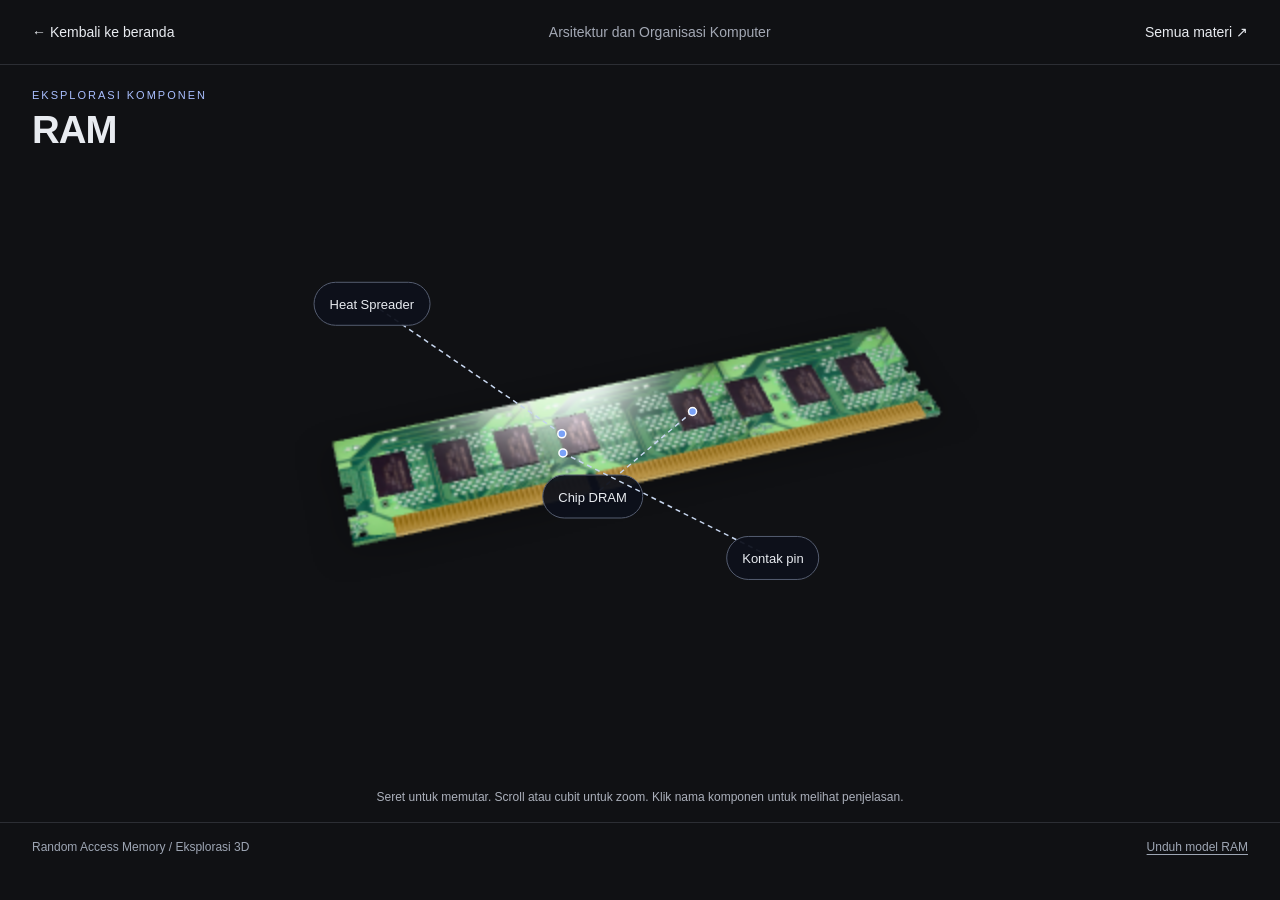
<file: ram.html>
<!DOCTYPE html>
<html lang="id">
<head>
  <meta charset="UTF-8">
  <meta name="viewport" content="width=device-width, initial-scale=1.0">
  <title>Eksplorasi RAM 3D</title>
  <link rel="stylesheet" href="css/component-explorer.css">
</head>
<body>
  <header><a href="index.html">&larr; Kembali ke beranda</a><span>Arsitektur dan Organisasi Komputer</span><a href="materi.html">Semua materi &nearr;</a></header>
  <main>
    <div class="heading"><p class="eyebrow">Eksplorasi komponen</p><h1>RAM</h1></div>
    <section class="scene" aria-label="Model RAM interaktif">
      <model-viewer id="ram-model" src="assets/componens/ram.glb" alt="Model RAM 3D di tengah layar. Putar dengan menyeret atau tombol panah, lalu pilih tombol komponen untuk membaca penjelasan." camera-controls auto-rotate auto-rotate-delay="1000" rotation-per-second="20deg" camera-orbit="20deg 45deg 115%" min-camera-orbit="auto 0deg 65%" max-camera-orbit="auto 180deg 180%" touch-action="pan-y" shadow-intensity="1" exposure="1" loading="eager" interaction-prompt="none">
        <div class="callout" slot="hotspot-heatspreader" data-position="0m 0.05m 0m">
          <svg width="1" height="1" aria-hidden="true"><line x1="0" y1="0"/><circle r="4"/></svg>
          <button data-part="0" aria-pressed="false" aria-controls="component-info">Heat Spreader</button>
        </div>
        <div class="callout substrate" slot="hotspot-chip" data-position="0.5m 0.02m 0m">
          <svg width="1" height="1" aria-hidden="true"><line x1="0" y1="0"/><circle r="4"/></svg>
          <button data-part="1" aria-pressed="false" aria-controls="component-info">Chip DRAM</button>
        </div>
        <div class="callout bottom" slot="hotspot-contact" data-position="0m -0.05m 0m">
          <svg width="1" height="1" aria-hidden="true"><line x1="0" y1="0"/><circle r="4"/></svg>
          <button data-part="2" aria-pressed="false" aria-controls="component-info">Kontak pin</button>
        </div>
      </model-viewer>
      <p id="model-status" role="status">Memuat model RAM 3D…</p>
      <p class="gesture">Seret untuk memutar. Scroll atau cubit untuk zoom. Klik nama komponen untuk melihat penjelasan.</p>
    </section>
    <aside class="monitor" id="component-info" aria-label="Penjelasan komponen" hidden>
      <div class="monitor-frame"><div class="screen">
        <div class="screen-header"><span>ram@localhost:~ / info</span><button id="close-info" aria-label="Tutup penjelasan">&times;</button></div>
        <h2 id="part-title"></h2><p id="part-description" aria-hidden="true"></p>
        <p id="terminal-announcement" class="sr-only" aria-live="polite" aria-atomic="true"></p>
      </div></div>
    </aside>
    <div class="footer"><span>Random Access Memory / Eksplorasi 3D</span><a href="assets/componens/ram.glb" download>Unduh model RAM</a></div>
    <noscript><p>Aktifkan JavaScript untuk memutar model. <a href="materi.html">Baca materi RAM</a>.</p></noscript>
  </main>
  <script type="application/json" id="component-data">
[
  {
    "title": "Heat Spreader",
    "orbit": "20deg 30deg 115%",
    "text": "Heat spreader adalah pelat logam yang melapisi chip DRAM untuk menyebarkan dan membuang panas. Pada modul RAM berkecepatan tinggi, heat spreader membantu menjaga suhu agar performa tetap stabil, terutama saat overclocking."
  },
  {
    "title": "Chip DRAM",
    "orbit": "-30deg 50deg 115%",
    "text": "Chip DRAM (Dynamic Random Access Memory) menyimpan data dalam kapasitor mikroskopis. Setiap kapasitor mewakili satu bit. Karena muatan kapasitor bocor, data harus di-refresh secara berkala. Modul DIMM umumnya memiliki 8 atau 16 chip DRAM."
  },
  {
    "title": "Kontak pin",
    "orbit": "0deg 140deg 115%",
    "text": "Deretan kontak emas di bagian bawah modul masuk ke slot DIMM pada motherboard. Kontak ini menyalurkan data, alamat, sinyal kontrol, dan daya. DDR (Double Data Rate) mentransfer data pada kedua sisi sinyal clock untuk meningkatkan throughput."
  }
]
  </script>
  <script type="module" src="js/component-explorer.js"></script>
</body>
</html>
</file>
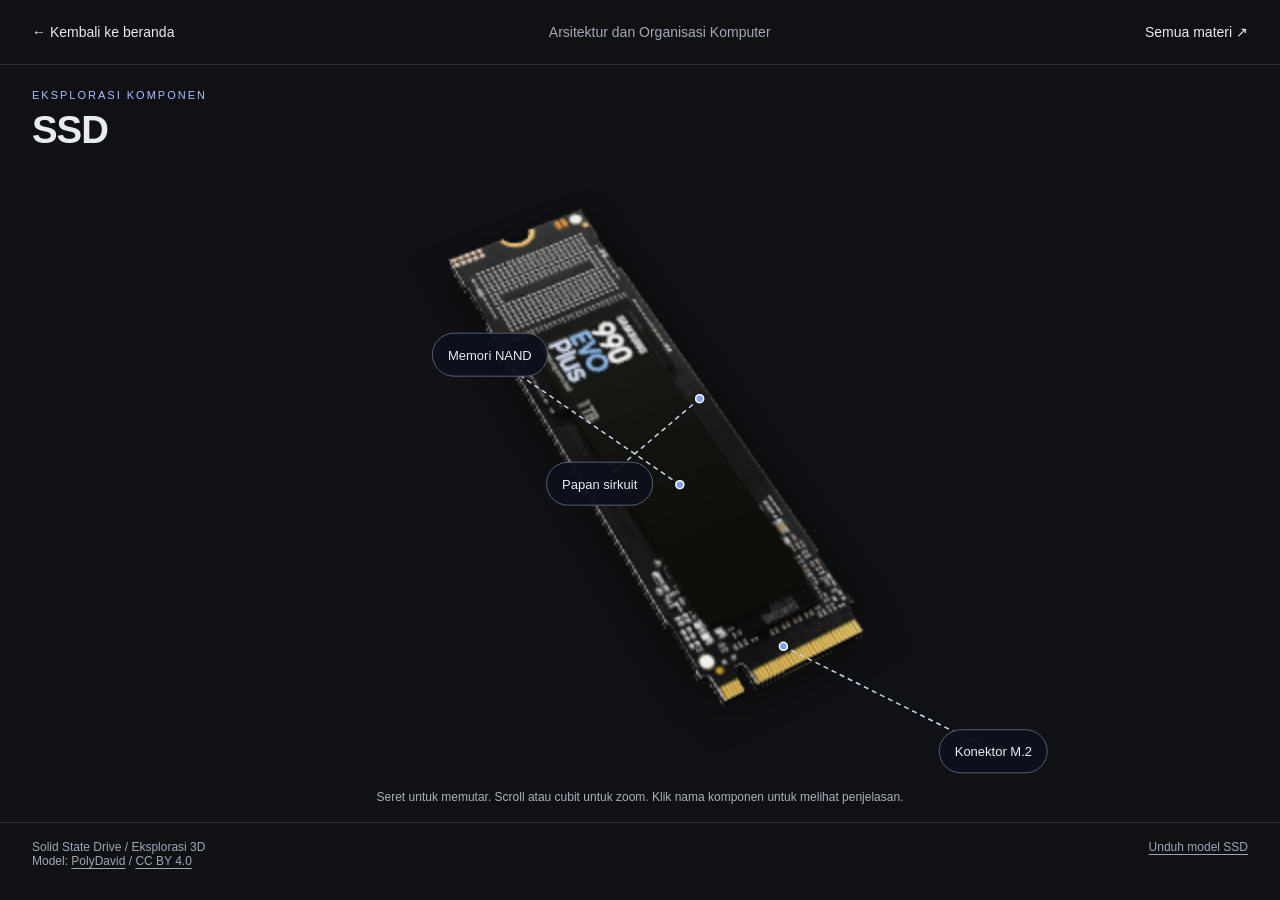
<file: ssd.html>
<!DOCTYPE html>
<html lang="id">
<head>
  <meta charset="UTF-8">
  <meta name="viewport" content="width=device-width, initial-scale=1.0">
  <title>Eksplorasi SSD 3D</title>
  <link rel="stylesheet" href="css/component-explorer.css">
</head>
<body>
  <header><a href="index.html">&larr; Kembali ke beranda</a><span>Arsitektur dan Organisasi Komputer</span><a href="materi.html">Semua materi &nearr;</a></header>
  <main>
    <div class="heading"><p class="eyebrow">Eksplorasi komponen</p><h1>SSD</h1></div>
    <section class="scene" aria-label="Model SSD interaktif">
      <model-viewer id="ssd-model" src="assets/componens/ssd.glb" alt="Model SSD 3D di tengah layar. Putar dengan menyeret atau tombol panah, lalu pilih tombol komponen untuk membaca penjelasan." camera-controls auto-rotate auto-rotate-delay="1000" rotation-per-second="20deg" camera-orbit="20deg 35deg 115%" min-camera-orbit="auto 0deg 65%" max-camera-orbit="auto 180deg 180%" touch-action="pan-y" shadow-intensity="1" exposure="1" loading="eager" interaction-prompt="none">
        <div class="callout" slot="hotspot-nand" data-position="0m 0.028m 0.6m">
          <svg width="1" height="1" aria-hidden="true"><line x1="0" y1="0"/><circle r="4"/></svg>
          <button data-part="0" aria-pressed="false" aria-controls="component-info">Memori NAND</button>
        </div>
        <div class="callout substrate" slot="hotspot-board" data-position="0.5m 0.01m 0m">
          <svg width="1" height="1" aria-hidden="true"><line x1="0" y1="0"/><circle r="4"/></svg>
          <button data-part="1" aria-pressed="false" aria-controls="component-info">Papan sirkuit</button>
        </div>
        <div class="callout bottom" slot="hotspot-connector" data-position="0m 0m 2m">
          <svg width="1" height="1" aria-hidden="true"><line x1="0" y1="0"/><circle r="4"/></svg>
          <button data-part="2" aria-pressed="false" aria-controls="component-info">Konektor M.2</button>
        </div>
      </model-viewer>
      <p id="model-status" role="status">Memuat model SSD 3D…</p>
      <p class="gesture">Seret untuk memutar. Scroll atau cubit untuk zoom. Klik nama komponen untuk melihat penjelasan.</p>
    </section>
    <aside class="monitor" id="component-info" aria-label="Penjelasan komponen" hidden>
      <div class="monitor-frame"><div class="screen">
        <div class="screen-header"><span>ssd@localhost:~ / info</span><button id="close-info" aria-label="Tutup penjelasan">&times;</button></div>
        <h2 id="part-title"></h2><p id="part-description" aria-hidden="true"></p>
        <p id="terminal-announcement" class="sr-only" aria-live="polite" aria-atomic="true"></p>
      </div></div>
    </aside>
    <div class="footer"><span>Solid State Drive / Eksplorasi 3D<br>Model: <a href="https://sketchfab.com/3d-models/m2-ssd-free-9965ed46375b49ee9b6f13c072fb51b4">PolyDavid</a> / <a href="https://creativecommons.org/licenses/by/4.0/">CC BY 4.0</a></span><a href="assets/componens/ssd.glb" download>Unduh model SSD</a></div>
    <noscript><p>Aktifkan JavaScript untuk memutar model. <a href="materi.html">Baca materi SSD</a>.</p></noscript>
  </main>
  <script type="application/json" id="component-data">
[
  {
    "title": "Memori NAND",
    "orbit": "20deg 35deg 115%",
    "text": "Chip NAND menyimpan data, aplikasi, dan sistem operasi tanpa membutuhkan daya terus-menerus. SSD menggunakan memori flash, sehingga tidak memerlukan piringan berputar seperti hard disk."
  },
  {
    "title": "Papan sirkuit",
    "orbit": "-40deg 60deg 115%",
    "text": "Papan sirkuit menghubungkan chip penyimpanan, pengendali, dan konektor. Pengendali SSD mengatur baca-tulis data, koreksi kesalahan, serta pemerataan penggunaan sel memori."
  },
  {
    "title": "Konektor M.2",
    "orbit": "0deg 35deg 115%",
    "text": "Kontak pada ujung modul menghubungkan SSD dengan soket M.2 di motherboard. M.2 adalah bentuk modul dan konektor; dukungan SATA atau PCIe/NVMe bergantung pada SSD serta soket yang digunakan."
  }
]
  </script>
  <script type="module" src="js/component-explorer.js"></script>
</body>
</html>
</file>
<file: css/component-explorer.css>
* { box-sizing: border-box; }
    :root { color-scheme: dark; font-family: 'Segoe UI', sans-serif; color: #e8ebf0; background: #101114; }
    body { margin: 0; }
    button { font: inherit; cursor: pointer; color: inherit; min-height: 44px; border: 1px solid #555d70; background: #161b25; border-radius: 7px; padding: 10px 15px; }
    button:disabled { opacity: .45; cursor: wait; }
    a { color: inherit; text-decoration: none; }
    button:focus-visible, a:focus-visible, model-viewer:focus-visible { outline: 2px solid #99b8ff; outline-offset: 5px; }
    button:hover:not(:disabled), button[aria-pressed="true"] { background: #24477d; border-color: #aac7ff; }
    [hidden] { display: none !important; }
    header { display: flex; align-items: center; justify-content: space-between; gap: 20px; padding: 16px 32px; border-bottom: 1px solid #2c2e34; font-size: 14px; }
    header span { color: #a3a8b4; }
    header a { padding: 8px 0; }
    main { position: relative; }
    .heading { position: absolute; left: 32px; top: 24px; z-index: 1; pointer-events: none; }
    .eyebrow { margin: 0 0 8px; color: #a9bfff; font-size: 11px; letter-spacing: 2px; text-transform: uppercase; }
    h1 { font-size: clamp(26px, 3vw, 42px); line-height: 1.1; letter-spacing: -1px; margin: 0; font-weight: 600; }
    .scene { position: relative; }
    model-viewer { display: block; width: 100%; height: calc(100dvh - 175px); min-height: 570px; touch-action: pan-y; --poster-color: transparent; }
    .callout { width: 0; height: 0; --label-x: -190px; --label-y: -130px; }
    .callout.substrate { --label-x: -100px; --label-y: 85px; }
    .callout.bottom { --label-x: 210px; --label-y: 105px; }
    .callout svg { position: absolute; left: 0; top: 0; overflow: visible; pointer-events: none; }
    .callout line { stroke: #c7d6ee; stroke-width: 1.5; stroke-dasharray: 5 4; }
    .callout circle { fill: #7aa2f7; stroke: #fff; stroke-width: 1.5; }
    .callout button { position: absolute; left: var(--label-x); top: var(--label-y); transform: translate(-50%, -50%); white-space: nowrap; border-radius: 22px; font-size: 13px; background: #0d111beF; }
    .callout:has(button[aria-pressed="true"]) line { stroke: #7aa2f7; stroke-width: 2; stroke-dasharray: none; }
    .callout button[aria-pressed="true"] { background: #24477d; }
    .gesture { text-align: center; color: #abb0bb; margin: 0 20px 18px; font-size: 12px; }
    #model-status { position: absolute; left: 24px; bottom: 100px; max-width: calc(100% - 48px); padding: 14px; background: #232832; color: #e8edff; z-index: 3; font-size: 14px; }
    .monitor { position: absolute; top: 24px; right: 24px; width: min(350px, calc(100% - 32px)); z-index: 5; padding-bottom: 28px; filter: drop-shadow(0 12px 22px #0008); }
    .monitor-frame { padding: 10px 10px 22px; border: 2px solid #5b6372; border-radius: 12px; background: #262a32; position: relative; }
    .monitor-frame::after { content: ''; position: absolute; bottom: 7px; left: calc(50% - 3px); width: 6px; height: 6px; background: #a9c4ff; border-radius: 50%; }
    .monitor::before { content: ''; position: absolute; width: 46px; height: 22px; bottom: 8px; left: calc(50% - 23px); background: #414957; }
    .monitor::after { content: ''; position: absolute; width: 122px; height: 9px; bottom: 0; left: calc(50% - 61px); border: 1px solid #667080; border-radius: 8px 8px 3px 3px; background: #303744; }
    .screen { padding: 18px; border: 1px solid #183e29; border-radius: 4px; background: #050c08; height: min(370px, 55dvh); overflow-y: auto; font-family: Consolas, 'Courier New', monospace; scrollbar-color: #38654a #050c08; }
    .screen-header { display: flex; align-items: center; justify-content: space-between; gap: 12px; color: #89b99b; font-size: 11px; border-bottom: 1px solid #23432e; }
    #close-info { padding: 0; width: 44px; min-height: 44px; flex-shrink: 0; font-size: 24px; background: transparent; border: 0; }
    h2 { color: #a3efb7; font-size: 19px; margin: 18px 0 14px; line-height: 1.4; }
    h2::before { content: '> '; color: #6cac80; }
    #part-description { color: #9ce9b0; font-size: 14px; line-height: 1.7; margin: 0; overflow-wrap: anywhere; }
    #part-description::after { content: ''; display: inline-block; width: .6em; height: 1em; margin-left: 3px; vertical-align: -.12em; background: #9ce9b0; }
    #part-description.is-typing::after { animation: terminal-cursor .8s step-end infinite; }
    @keyframes terminal-cursor { 50% { opacity: 0; } }
    .sr-only { position: absolute; width: 1px; height: 1px; padding: 0; margin: -1px; overflow: hidden; clip-path: inset(50%); white-space: nowrap; border: 0; }
    @media (prefers-reduced-motion: reduce) { #part-description.is-typing::after { animation: none; } }
    .footer { display: flex; justify-content: space-between; gap: 20px; border-top: 1px solid #2c2e34; padding: 17px 32px; color: #9ea6b4; font-size: 12px; }
    .footer a { text-decoration: underline; text-underline-offset: 3px; }
    @media (max-width: 800px) {
      header { padding: 12px 16px; font-size: 12px; }
      header span { display: none; }
      .heading { top: 20px; left: 20px; }
      model-viewer { height: calc(100dvh - 180px); min-height: 550px; }
      .callout { --label-x: -60px; --label-y: -115px; }
      .callout.substrate { --label-x: -15px; --label-y: 90px; }
      .callout.bottom { --label-x: 85px; --label-y: 105px; }
      .callout button { font-size: 12px; padding: 8px 12px; }
      .monitor { right: 16px; top: 16px; width: min(300px, calc(100% - 32px)); }
      .screen { padding: 12px; max-height: 235px; }
      h2 { font-size: 17px; }
      #part-description { font-size: 13px; }
      .footer { padding: 16px; flex-wrap: wrap; }
    }
</file>
